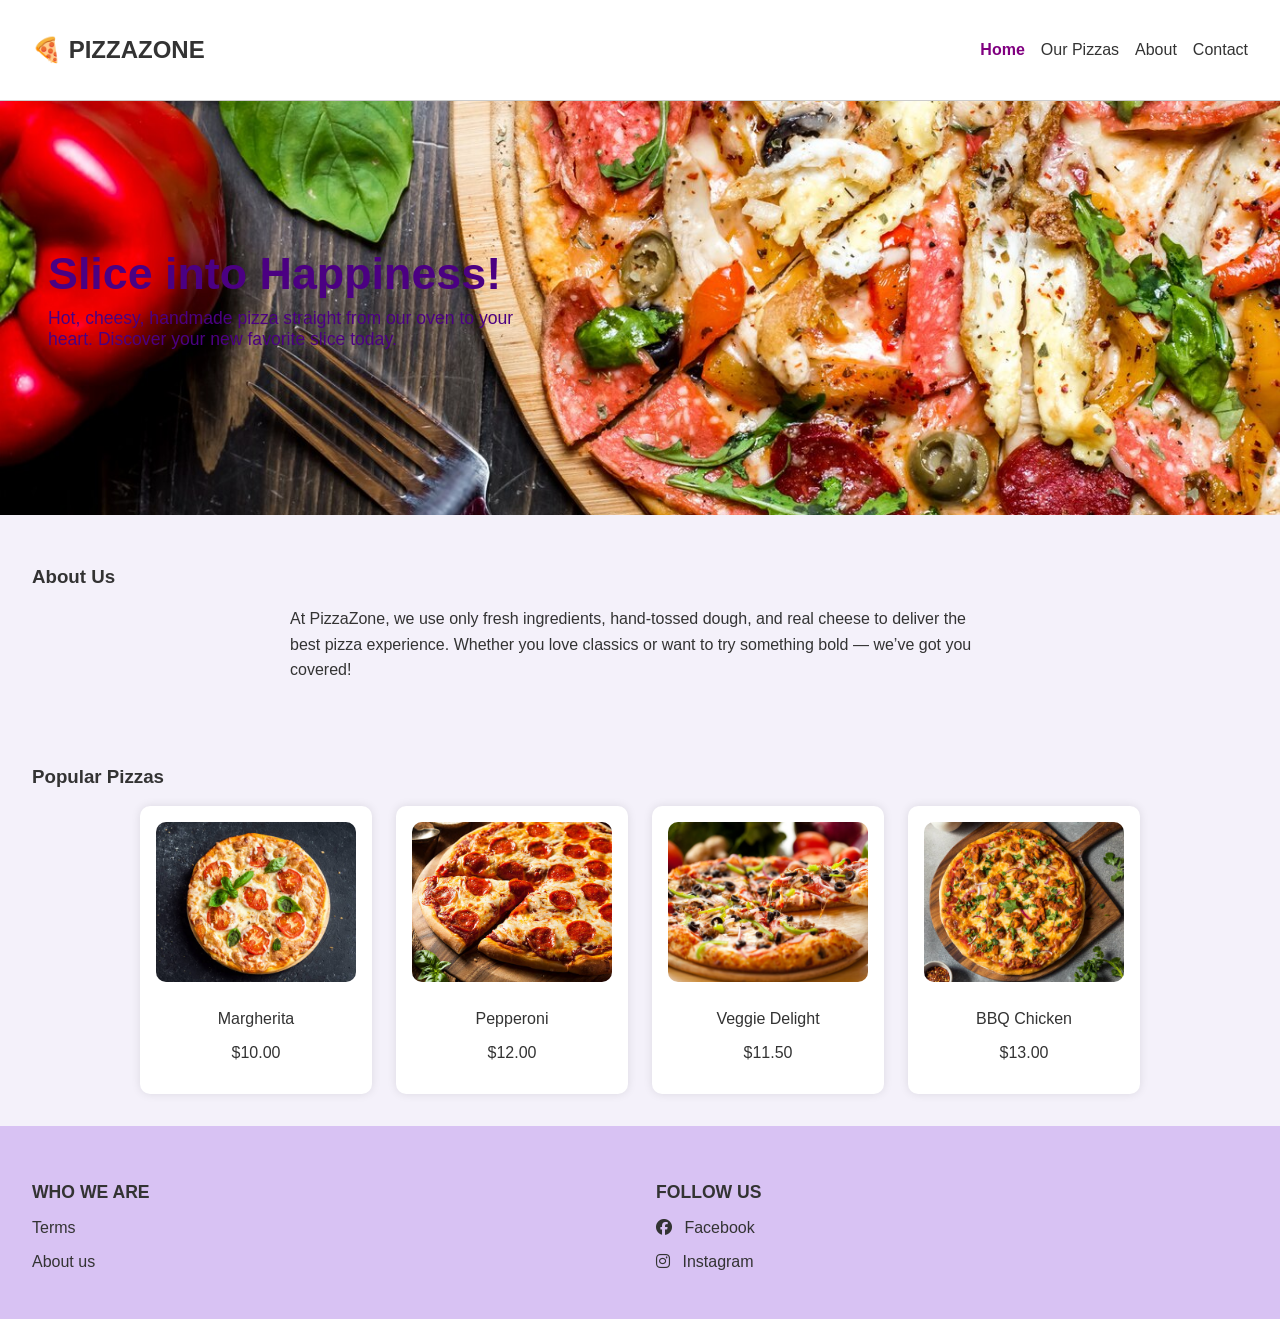
<file: index.html>
<!DOCTYPE html>
<html lang="en">
<head>
    <meta charset="UTF-8">
    <title>PizzaZone - Home</title>
    <link rel="stylesheet" href="style.css">
    <link rel="stylesheet" href="https://cdnjs.cloudflare.com/ajax/libs/font-awesome/6.5.0/css/all.min.css">
</head>
<body>
    <header>
        <nav>
            <a href="index.html"><h1>🍕 PIZZAZONE</h1></a>
            <ul>
                <li><a href="index.html" class="active">Home</a></li>
                <li><a href="menu.html">Our Pizzas</a></li>
                <li><a href="#">About</a></li>
                <li><a href="#">Contact</a></li>
            </ul>
        </nav>
    </header>

    <section class="hero">
        <h2>Slice into Happiness!</h2>
        <p>Hot, cheesy, handmade pizza straight from our oven to your heart. Discover your new favorite slice today.</p>
    </section>

    <section class="about">
        <h3>About Us</h3>
        <p>At PizzaZone, we use only fresh ingredients, hand-tossed dough, and real cheese to deliver the best pizza experience. Whether you love classics or want to try something bold — we’ve got you covered!</p>
    </section>

    <section class="popular">
        <h3>Popular Pizzas</h3>
        <div class="drinks">
            <div class="card">
                <img src="images/margherita.jpg" alt="Margherita">
                <p>Margherita</p>
                <p>$10.00</p>
            </div>
            <div class="card">
                <img src="images/pepperoni.jpg" alt="Pepperoni">
                <p>Pepperoni</p>
                <p>$12.00</p>
            </div>
            <div class="card">
                <img src="images/veggie.jpg" alt="Veggie Delight">
                <p>Veggie Delight</p>
                <p>$11.50</p>
            </div>
            <div class="card">
                <img src="images/bbq-chicken.jpg" alt="BBQ Chicken">
                <p>BBQ Chicken</p>
                <p>$13.00</p>
            </div>
        </div>
    </section>

    <footer>
        <div class="footer-section">
            <h4>WHO WE ARE</h4>
            <p>Terms</p>
            <p>About us</p>
        </div>
        <div class="footer-section">
            <h4>FOLLOW US</h4>
            <a href="https://www.Facebook.com" style="text-decoration: none;    color: inherit;"> 
            <p><i class="fab fa-facebook"></i> Facebook</p></a>
            <a href="https://www.instagram.com" style="text-decoration: none;    color: inherit;"> 
            <p><i class="fab fa-instagram"></i> Instagram</p></a>
        </div>
    </footer>
</body>
</html>
</file>
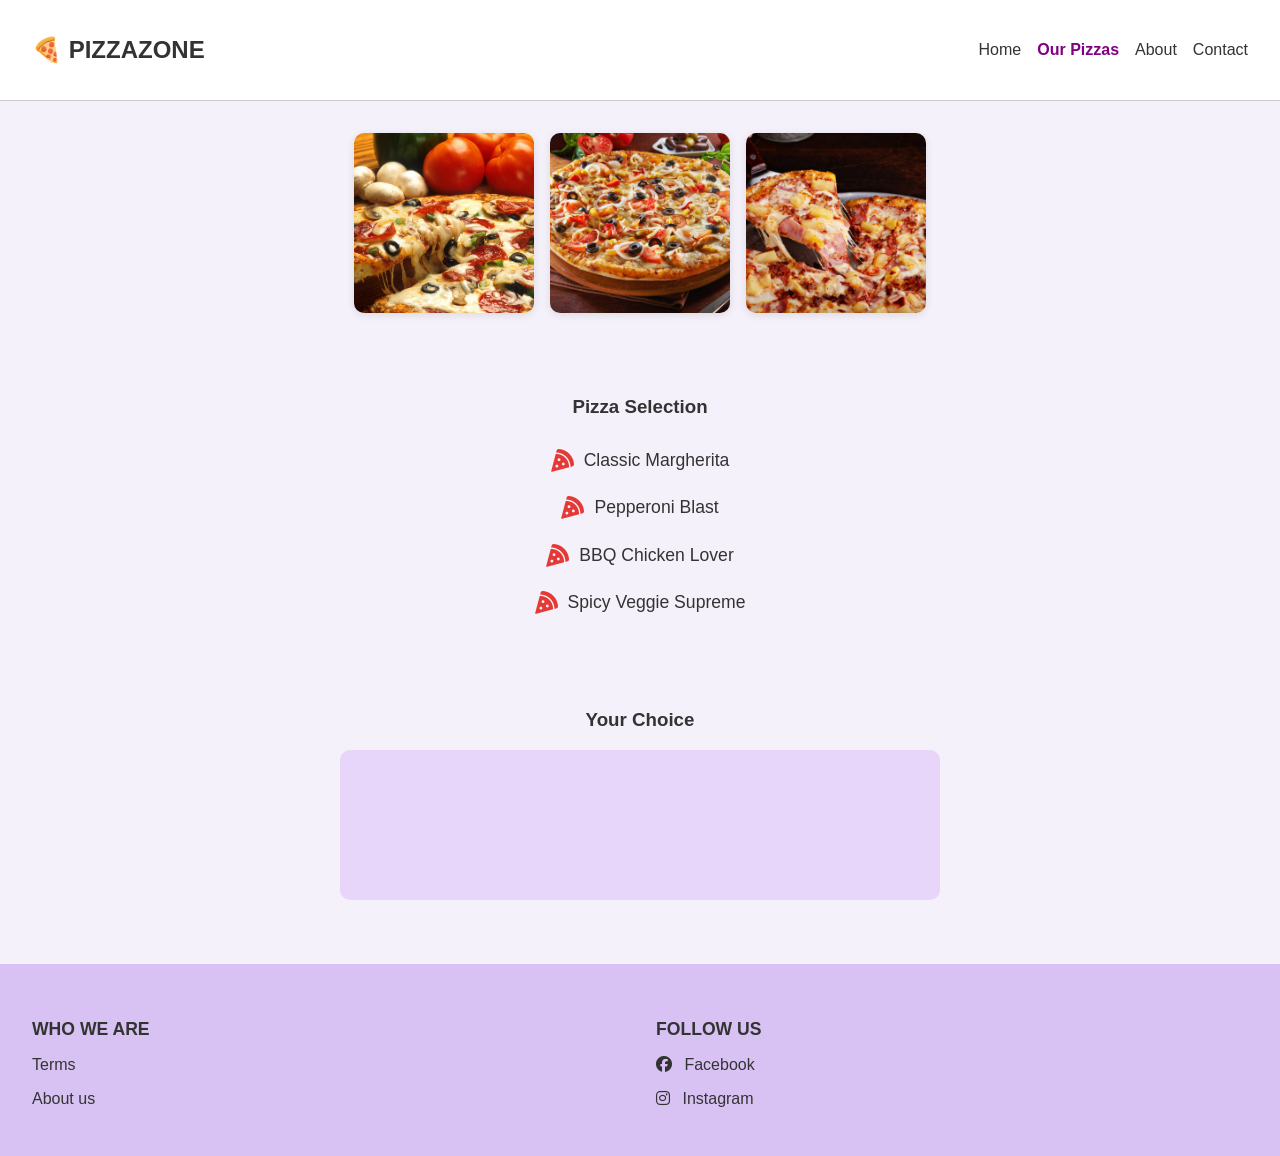
<file: menu.html>
<!DOCTYPE html>
<html lang="en">
<head>
    <meta charset="UTF-8">
    <title>PizzaZone - Menu</title>
    <link rel="stylesheet" href="style.css">
    <link rel="stylesheet" href="https://cdnjs.cloudflare.com/ajax/libs/font-awesome/6.5.0/css/all.min.css">
</head>
<body>
    <header>
        <nav>
           <a href="index.html"> <h1>🍕 PIZZAZONE</h1></a>
            <ul>
                <li><a href="index.html">Home</a></li>
                <li><a href="menu.html" class="active">Our Pizzas</a></li>
                <li><a href="#">About</a></li>
                <li><a href="#">Contact</a></li>
            </ul>
        </nav>
    </header>

    <section class="banner-row">
        <img src="images/pizza1.jpg" alt="Pizza 1">
        <img src="images/pizza2.jpg" alt="Pizza 2">
        <img src="images/pizza3.jpg" alt="Pizza 3">
    </section>

    <section class="list">
        <h3>Pizza Selection</h3>
        <ul>
            <li><i class="fas fa-pizza-slice"></i> Classic Margherita</li>
            <li><i class="fas fa-pizza-slice"></i> Pepperoni Blast</li>
            <li><i class="fas fa-pizza-slice"></i> BBQ Chicken Lover</li>
            <li><i class="fas fa-pizza-slice"></i> Spicy Veggie Supreme</li>
        </ul>
    </section>

    <section class="choice">
        <h3>Your Choice</h3>
        <div class="placeholder"></div>
    </section>

    <footer>
        <div class="footer-section">
            <h4>WHO WE ARE</h4>
            <p>Terms</p>
            <p>About us</p>
        </div>
        <div class="footer-section">
            <h4>FOLLOW US</h4>
         <a href="https://www.Facebook.com" style="text-decoration: none;    color: inherit;"> 
              <p><i class="fab fa-facebook"></i> Facebook</p> </a>
              <a href="https://www.instagram.com" style="text-decoration: none;    color: inherit;"> 
            <p><i class="fab fa-instagram"></i> Instagram</p>
        </a>
        </div>
    </footer>
</body>
</html>
</file>
<file: style.css>
body {
    font-family: Arial, sans-serif;
    margin: 0;
    background-color: #f4f1fa;
    color: #333;
}

section {
    padding: 2em;
}

nav {
    background-color: white;
    display: flex;
    justify-content: space-between;
    align-items: center;
    padding: 1em 2em;
    border-bottom: 1px solid #ccc;
}

nav ul {
    list-style: none;
    display: flex;
    gap: 1em;
    margin: 0;
    padding: 0;
}

nav a {
    text-decoration: none;
    color: inherit;
}

nav a.active {
    color: purple;
    font-weight: bold;
}

.hero {
    background-image: url("images/pizza-banner.jpg");
    background-size: cover;
    background-position: center;
    color: #4B0082;
    height: 350px;
    display: flex;
    flex-direction: column;
    justify-content: center;
    padding-left: 3em;
}

.hero h2 {
    font-size: 2.8em;
    margin: 0;
}

.hero p {
    font-size: 1.1em;
    max-width: 500px;
    margin-top: 0.5em;
}

.about p {
    max-width: 700px;
    margin: auto;
    line-height: 1.6;
}

.popular .drinks {
    display: flex;
    flex-wrap: wrap;
    gap: 1.5em;
    justify-content: center;
}

.card {
    background-color: white;
    border-radius: 10px;
    padding: 1em;
    width: 200px;
    text-align: center;
    box-shadow: 0 0 10px rgba(0,0,0,0.1);
    transition: transform 0.2s ease;
}

.card:hover {
    transform: scale(1.05);
}

.card img {
    width: 100%;
    height: 160px;
    object-fit: cover;
    border-radius: 10px;
    margin-bottom: 0.5em;
}

.banner-row {
    display: flex;
    justify-content: center;
    gap: 1em;
    padding: 2em;
    flex-wrap: wrap;
}

.banner-row img {
    width: 180px;
    height: 180px;
    object-fit: cover;
    border-radius: 10px;
    box-shadow: 0 2px 8px rgba(0, 0, 0, 0.1);
    transition: transform 0.2s ease;
}

.banner-row img:hover {
    transform: scale(1.05);
}

.list {
    text-align: center;
}

.list h3 {
    margin-bottom: 1em;
}

.list ul {
    list-style: none;
    padding: 0;
    max-width: 400px;
    margin: auto;
    font-size: 1.1em;
}

.list li {
    padding: 0.7em 0;
    display: flex;
    align-items: center;
    gap: 10px;
    justify-content: center;
}

.list i {
    font-size: 1.3em;
    color: #e53935;
}

.choice {
    text-align: center;
}

.choice .placeholder {
    background-color: #e8d5fa;
    height: 150px;
    border-radius: 10px;
    max-width: 600px;
    margin: 1em auto 2em auto;
}

footer {
    background-color: #d8c2f3;
    padding: 2em;
    display: flex;
    justify-content: space-between;
    flex-wrap: wrap;
    gap: 2em;
}

.footer-section {
    flex: 1;
    min-width: 150px;
}

.footer-section h4 {
    margin-bottom: 0.5em;
    font-size: 1.1em;
}

.footer-section i {
    margin-right: 8px;
    color: #333;
}

footer a {
    text-decoration: none;
    color: inherit;
}
</file>
